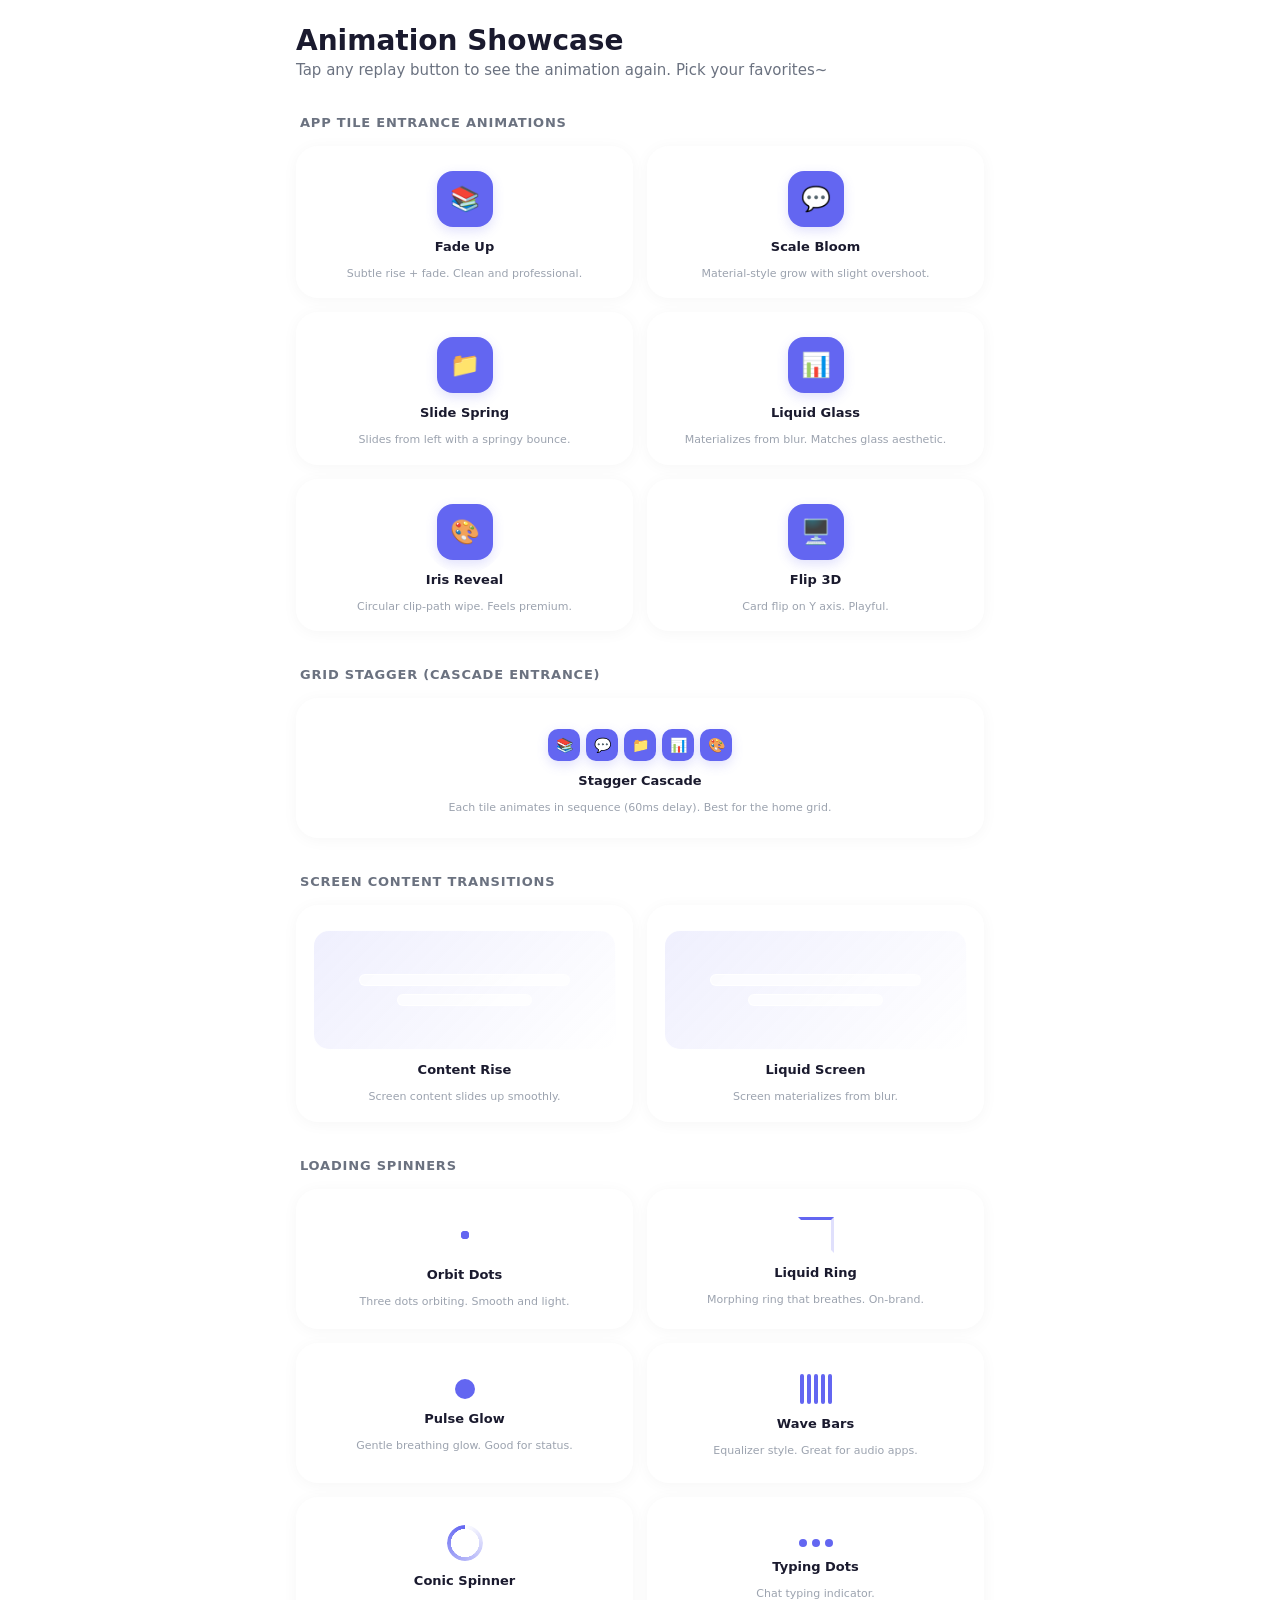
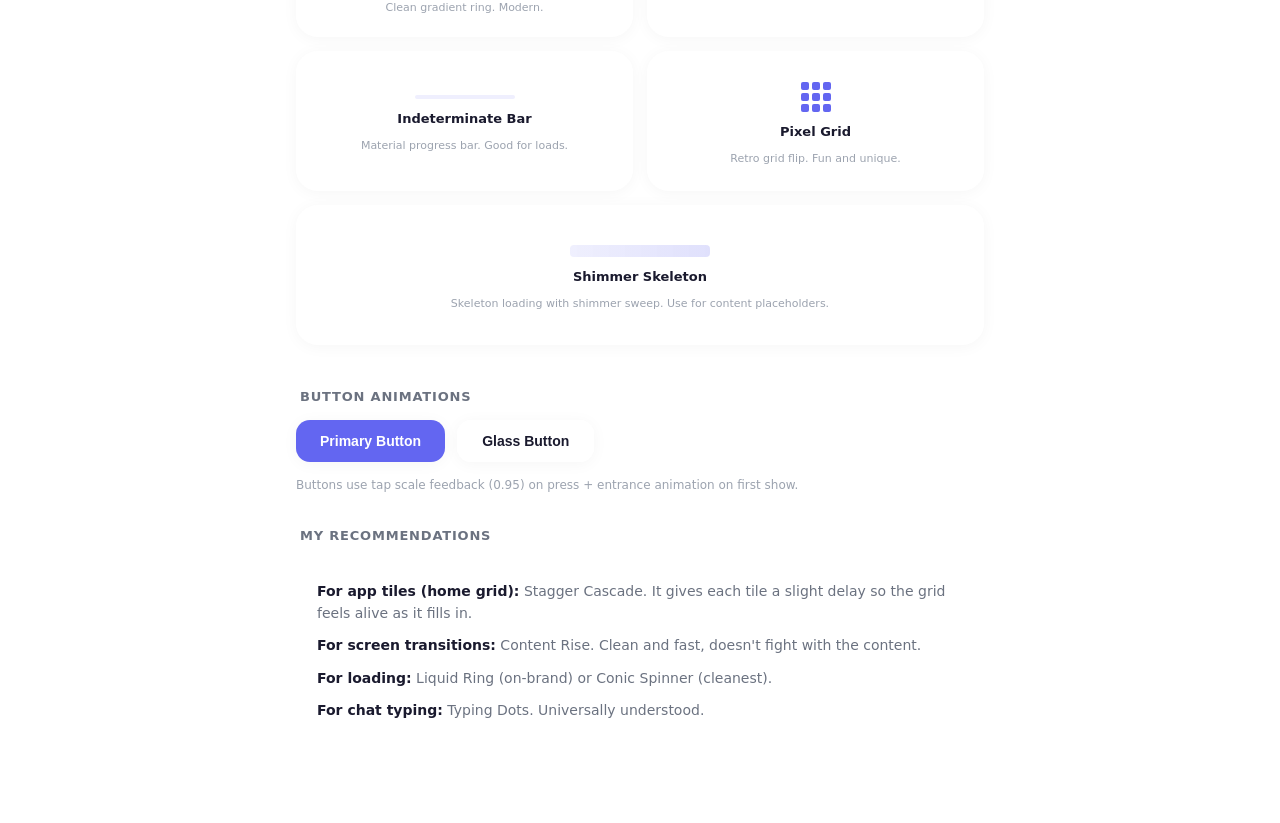
<file: static/animation-showcase.html>
<!DOCTYPE html>
<html lang="en">
<head>
<meta charset="UTF-8">
<meta name="viewport" content="width=device-width, initial-scale=1.0, viewport-fit=cover">
<title>recl/\mr, Animation Showcase</title>
<style>
/* ═══ LIQUID GLASS DESIGN SYSTEM ═══ */
:root {
  --bg: #ffffff;
  --bg-gradient: linear-gradient(180deg, #ffffff 0%, #f0f2f5 100%);
  --glass: rgba(255, 255, 255, 0.7);
  --glass-hover: rgba(255, 255, 255, 0.85);
  --glass-border: rgba(255, 255, 255, 0.95);
  --glass-shadow: 0 2px 16px rgba(0, 0, 0, 0.04), 0 0 1px rgba(0, 0, 0, 0.03);
  --glass-shadow-lg: 0 8px 40px rgba(0, 0, 0, 0.06), 0 0 1px rgba(0, 0, 0, 0.04);
  --glass-inset: inset 0 1px 0 rgba(255, 255, 255, 1);
  --card: rgba(255, 255, 255, 0.65);
  --accent: #6366f1;
  --accent-soft: rgba(99, 102, 241, 0.1);
  --accent-glow: rgba(99, 102, 241, 0.2);
  --accent-text: #4f46e5;
  --text: #1a1a2e;
  --text-dim: #6b7280;
  --text-faint: #9ca3af;
  --radius: 22px;
  --blur: 24px;
}
@media (prefers-color-scheme: dark) {
  :root:not([data-theme="light"]) {
    --bg: #0a0a0f;
    --bg-gradient: linear-gradient(180deg, #0a0a0f 0%, #12121a 100%);
    --glass: rgba(30, 30, 42, 0.55);
    --glass-hover: rgba(40, 40, 55, 0.7);
    --glass-border: rgba(255, 255, 255, 0.12);
    --glass-shadow: 0 2px 16px rgba(0, 0, 0, 0.3), 0 0 1px rgba(0, 0, 0, 0.2);
    --glass-shadow-lg: 0 8px 40px rgba(0, 0, 0, 0.4), 0 0 1px rgba(0, 0, 0, 0.3);
    --glass-inset: inset 0 1px 0 rgba(255, 255, 255, 0.08);
    --card: rgba(30, 30, 42, 0.5);
    --accent: #818cf8;
    --accent-soft: rgba(129, 140, 248, 0.15);
    --accent-glow: rgba(129, 140, 248, 0.3);
    --accent-text: #a5b4fc;
    --text: #e5e7eb;
    --text-dim: #9ca3af;
  }
}
* { margin:0; padding:0; box-sizing:border-box; -webkit-tap-highlight-color:transparent; }
body {
  font-family: -apple-system, BlinkMacSystemFont, system-ui, sans-serif;
  background: var(--bg);
  color: var(--text);
  min-height: 100vh;
  padding: 24px 16px 80px;
  max-width: 720px;
  margin: 0 auto;
}
h1 { font-size: 28px; font-weight: 700; margin-bottom: 4px; }
.subtitle { color: var(--text-dim); font-size: 15px; margin-bottom: 32px; }
.section-title {
  font-size: 13px; font-weight: 600; text-transform: uppercase;
  letter-spacing: 0.8px; color: var(--text-dim);
  margin: 36px 0 16px; padding-left: 4px;
}

/* ─── Card grid ─────────────────────────────────────────── */
.demos {
  display: grid;
  grid-template-columns: repeat(2, 1fr);
  gap: 14px;
}
.demo-card {
  background: var(--card);
  backdrop-filter: blur(var(--blur));
  -webkit-backdrop-filter: blur(var(--blur));
  border: 1px solid var(--glass-border);
  border-radius: var(--radius);
  padding: 24px 16px 16px;
  box-shadow: var(--glass-shadow), var(--glass-inset);
  text-align: center;
  position: relative;
  overflow: hidden;
  min-height: 140px;
  display: flex;
  flex-direction: column;
  align-items: center;
  justify-content: center;
  gap: 12px;
}
.demo-card h3 { font-size: 13px; font-weight: 600; }
.demo-card .desc { font-size: 11px; color: var(--text-faint); line-height: 1.4; }

/* ─── App tile mockup ───────────────────────────────────── */
.app-tile {
  width: 56px; height: 56px;
  border-radius: 16px;
  background: var(--accent);
  display: flex;
  align-items: center;
  justify-content: center;
  color: white;
  font-size: 24px;
  box-shadow: 0 4px 12px var(--accent-glow);
}
.replay-btn {
  position: absolute;
  top: 8px; right: 8px;
  width: 28px; height: 28px;
  border-radius: 50%;
  border: 1px solid var(--glass-border);
  background: var(--glass);
  color: var(--text-dim);
  font-size: 14px;
  cursor: pointer;
  display: flex;
  align-items: center;
  justify-content: center;
  opacity: 0;
  transition: opacity 0.2s;
}
.demo-card:hover .replay-btn { opacity: 1; }

/* ═══════════════════════════════════════════════════════════════
   1. FADE UP . Subtle, professional
   ═══════════════════════════════════════════════════════════════ */
@keyframes fade-up {
  from { opacity: 0; transform: translateY(16px); }
  to   { opacity: 1; transform: translateY(0); }
}
.anim-fade-up { animation: fade-up 0.4s cubic-bezier(0.22, 1, 0.36, 1) both; }

/* ═══════════════════════════════════════════════════════════════
   2. SCALE BLOOM . Material-style grow
   ═══════════════════════════════════════════════════════════════ */
@keyframes scale-bloom {
  0%   { opacity: 0; transform: scale(0.7); }
  60%  { opacity: 1; transform: scale(1.06); }
  100% { opacity: 1; transform: scale(1); }
}
.anim-scale-bloom { animation: scale-bloom 0.45s cubic-bezier(0.34, 1.56, 0.64, 1) both; }

/* ═══════════════════════════════════════════════════════════════
   3. SLIDE SPRING . Slides in from left with spring bounce
   ═══════════════════════════════════════════════════════════════ */
@keyframes slide-spring {
  0%   { opacity: 0; transform: translateX(-40px) scale(0.9); }
  60%  { opacity: 1; transform: translateX(4px) scale(1); }
  100% { opacity: 1; transform: translateX(0) scale(1); }
}
.anim-slide-spring { animation: slide-spring 0.5s cubic-bezier(0.34, 1.56, 0.64, 1) both; }

/* ═══════════════════════════════════════════════════════════════
   4. LIQUID GLASS . Blur + scale like glass materializing
   ═══════════════════════════════════════════════════════════════ */
@keyframes liquid-glass {
  0%   { opacity: 0; transform: scale(0.85); filter: blur(8px); }
  50%  { opacity: 0.8; filter: blur(3px); }
  100% { opacity: 1; transform: scale(1); filter: blur(0); }
}
.anim-liquid-glass { animation: liquid-glass 0.5s ease-out both; }

/* ═══════════════════════════════════════════════════════════════
   5. STAGGER TILES . Cascade entrance for grids
   ═══════════════════════════════════════════════════════════════ */
@keyframes stagger-in {
  from { opacity: 0; transform: translateY(20px) scale(0.92); }
  to   { opacity: 1; transform: translateY(0) scale(1); }
}
.stagger-group { display: flex; gap: 6px; }
.stagger-group .app-tile {
  width: 32px; height: 32px; border-radius: 10px; font-size: 14px;
  animation: stagger-in 0.4s cubic-bezier(0.22, 1, 0.36, 1) both;
}
.stagger-group .app-tile:nth-child(1) { animation-delay: 0ms; }
.stagger-group .app-tile:nth-child(2) { animation-delay: 60ms; }
.stagger-group .app-tile:nth-child(3) { animation-delay: 120ms; }
.stagger-group .app-tile:nth-child(4) { animation-delay: 180ms; }
.stagger-group .app-tile:nth-child(5) { animation-delay: 240ms; }

/* ═══════════════════════════════════════════════════════════════
   6. IRIS REVEAL . Circular clip reveal
   ═══════════════════════════════════════════════════════════════ */
@keyframes iris-reveal {
  from { opacity: 0; clip-path: circle(0% at 50% 50%); transform: scale(0.8); }
  to   { opacity: 1; clip-path: circle(75% at 50% 50%); transform: scale(1); }
}
.anim-iris-reveal { animation: iris-reveal 0.5s cubic-bezier(0.22, 1, 0.36, 1) both; }

/* ═══════════════════════════════════════════════════════════════
   7. FLIP IN 3D . Card flip on Y axis
   ═══════════════════════════════════════════════════════════════ */
@keyframes flip-3d {
  from { opacity: 0; transform: perspective(400px) rotateY(80deg); }
  to   { opacity: 1; transform: perspective(400px) rotateY(0); }
}
.anim-flip-3d { animation: flip-3d 0.5s cubic-bezier(0.22, 1, 0.36, 1) both; }

/* ═══════════════════════════════════════════════════════════════
   8. CONTENT SLIDE UP . For screen content (not tiles)
   ═══════════════════════════════════════════════════════════════ */
@keyframes content-rise {
  from { opacity: 0; transform: translateY(30px); }
  to   { opacity: 1; transform: translateY(0); }
}
.anim-content-rise { animation: content-rise 0.35s cubic-bezier(0.22, 1, 0.36, 1) both; }

/* ═══════════════════════════════════════════════════════════════
   9. SHIMMER PLACEHOLDER . Skeleton loading shimmer
   ═══════════════════════════════════════════════════════════════ */
@keyframes shimmer {
  0%   { background-position: -200% 0; }
  100% { background-position: 200% 0; }
}
.shimmer-bar {
  width: 100px; height: 8px; border-radius: 4px;
  background: linear-gradient(90deg,
    var(--accent-soft) 0%,
    var(--accent-glow) 50%,
    var(--accent-soft) 100%);
  background-size: 200% 100%;
  animation: shimmer 1.5s infinite linear;
}

/* ═════ LOADING SPINNERS ═════ */

/* A. ORBIT DOTS  - three dots orbiting */
@keyframes orbit-dot {
  0%, 100% { transform: translate(0, 0); opacity: 0.4; }
  25% { transform: translate(8px, -8px); opacity: 1; }
  50% { transform: translate(0, -12px); opacity: 0.6; }
  75% { transform: translate(-8px, -8px); opacity: 0.8; }
}
.spinner-orbit { position: relative; width: 40px; height: 40px; }
.spinner-orbit span {
  position: absolute; width: 8px; height: 8px; border-radius: 50%; background: var(--accent);
  top: 16px; left: 16px;
  animation: orbit-dot 1.2s infinite ease-in-out;
}
.spinner-orbit span:nth-child(2) { animation-delay: -0.4s; }
.spinner-orbit span:nth-child(3) { animation-delay: -0.8s; }

/* B. LIQUID RING  - gradient ring that morphs */
@keyframes liquid-ring {
  0%   { transform: rotate(0deg); border-radius: 50%; }
  50%  { transform: rotate(180deg); border-radius: 40%; }
  100% { transform: rotate(360deg); border-radius: 50%; }
}
.spinner-liquid-ring {
  width: 36px; height: 36px;
  border: 3px solid transparent;
  border-top-color: var(--accent);
  border-right-color: var(--accent-glow);
  animation: liquid-ring 1s infinite linear;
}

/* C. PULSE GLOW  - gentle breathing glow */
@keyframes pulse-glow {
  0%, 100% { transform: scale(1); opacity: 0.6; box-shadow: 0 0 0 0 var(--accent-glow); }
  50% { transform: scale(1.15); opacity: 1; box-shadow: 0 0 0 8px transparent; }
}
.spinner-pulse {
  width: 20px; height: 20px; border-radius: 50%; background: var(--accent);
  animation: pulse-glow 1.4s infinite ease-in-out;
}

/* D. WAVE BARS  - audio-equalizer style bars */
@keyframes wave-bar {
  0%, 100% { transform: scaleY(0.3); }
  50% { transform: scaleY(1); }
}
.spinner-wave { display: flex; gap: 3px; align-items: center; height: 30px; }
.spinner-wave span {
  width: 4px; height: 100%; border-radius: 2px; background: var(--accent);
  transform-origin: center;
  animation: wave-bar 0.8s infinite ease-in-out;
}
.spinner-wave span:nth-child(2) { animation-delay: 0.1s; }
.spinner-wave span:nth-child(3) { animation-delay: 0.2s; }
.spinner-wave span:nth-child(4) { animation-delay: 0.3s; }
.spinner-wave span:nth-child(5) { animation-delay: 0.4s; }

/* E. GRADIENT SPINNER  - conic gradient spinner */
@keyframes spin { to { transform: rotate(360deg); } }
.spinner-conic {
  width: 36px; height: 36px; border-radius: 50%;
  background: conic-gradient(from 0deg, transparent 0%, var(--accent) 100%);
  -webkit-mask: radial-gradient(circle, transparent 55%, black 56%);
  mask: radial-gradient(circle, transparent 55%, black 56%);
  animation: spin 0.9s infinite linear;
}

/* F. TYPING DOTS  - chat typing indicator */
@keyframes typing-bounce {
  0%, 60%, 100% { transform: translateY(0); opacity: 0.4; }
  30% { transform: translateY(-8px); opacity: 1; }
}
.spinner-typing { display: flex; gap: 5px; }
.spinner-typing span {
  width: 8px; height: 8px; border-radius: 50%; background: var(--accent);
  animation: typing-bounce 1.2s infinite ease-in-out;
}
.spinner-typing span:nth-child(2) { animation-delay: 0.15s; }
.spinner-typing span:nth-child(3) { animation-delay: 0.3s; }

/* G. INDETERMINATE BAR  - material-style progress bar */
@keyframes indeterminate {
  0%   { left: -40%; width: 40%; }
  50%  { left: 30%; width: 50%; }
  100% { left: 100%; width: 40%; }
}
.spinner-bar-track {
  width: 100px; height: 4px; border-radius: 2px;
  background: var(--accent-soft); overflow: hidden; position: relative;
}
.spinner-bar-track::after {
  content: ''; position: absolute; top: 0; bottom: 0;
  background: var(--accent); border-radius: 2px;
  animation: indeterminate 1.4s infinite ease-in-out;
}

/* H. PIXEL FLIP  - tiny grid of pixels flipping colors */
@keyframes pixel-flip {
  0%, 100% { opacity: 0.2; }
  50% { opacity: 1; }
}
.spinner-pixel { display: grid; grid-template-columns: repeat(3, 1fr); gap: 3px; width: 30px; }
.spinner-pixel span {
  width: 8px; height: 8px; border-radius: 2px; background: var(--accent);
  animation: pixel-flip 0.9s infinite ease-in-out;
}
.spinner-pixel span:nth-child(1) { animation-delay: 0s; }
.spinner-pixel span:nth-child(2) { animation-delay: 0.1s; }
.spinner-pixel span:nth-child(3) { animation-delay: 0.2s; }
.spinner-pixel span:nth-child(4) { animation-delay: 0.3s; }
.spinner-pixel span:nth-child(5) { animation-delay: 0.4s; }
.spinner-pixel span:nth-child(6) { animation-delay: 0.5s; }
.spinner-pixel span:nth-child(7) { animation-delay: 0.6s; }
.spinner-pixel span:nth-child(8) { animation-delay: 0.7s; }
.spinner-pixel span:nth-child(9) { animation-delay: 0.8s; }

/* ─── Button animations ─────────────────────────────────── */
.section-title.mt { margin-top: 44px; }
.btn-row { display: flex; gap: 12px; flex-wrap: wrap; }
.glass-btn {
  background: var(--glass);
  backdrop-filter: blur(var(--blur));
  border: 1px solid var(--glass-border);
  border-radius: 14px;
  padding: 12px 24px;
  color: var(--text);
  font-size: 14px; font-weight: 600;
  cursor: pointer;
  box-shadow: var(--glass-shadow);
  transition: transform 0.15s, background 0.2s;
}
.glass-btn:active { transform: scale(0.95); }
.glass-btn:hover { background: var(--glass-hover); }
.glass-btn.primary { background: var(--accent); color: white; border: none; }

@keyframes btn-pop {
  0% { transform: scale(0.8); opacity: 0; }
  60% { transform: scale(1.05); }
  100% { transform: scale(1); opacity: 1; }
}
.anim-btn-pop { animation: btn-pop 0.3s cubic-bezier(0.34, 1.56, 0.64, 1) both; }

@keyframes btn-shine {
  from { opacity: 0; transform: translateY(8px); }
  to { opacity: 1; transform: translateY(0); }
}
.anim-btn-shine { animation: btn-shine 0.3s ease-out both; }

/* full-width card */
.full { grid-column: 1 / -1; }

/* ─── Screen transition preview ─────────────────────────── */
.screen-preview {
  position: relative;
  height: 120px;
  border-radius: 16px;
  overflow: hidden;
  background: linear-gradient(135deg, var(--accent-soft), transparent);
  border: 1px solid var(--glass-border);
}
.screen-preview .mock-screen {
  position: absolute; inset: 0;
  display: flex; align-items: center; justify-content: center;
  gap: 8px; flex-direction: column;
}
.screen-preview .mock-line {
  width: 70%; height: 12px; border-radius: 6px;
  background: var(--glass);
  border: 1px solid var(--glass-border);
}
.screen-preview .mock-line.short { width: 45%; }
</style>
</head>
<body>

<h1>Animation Showcase</h1>
<p class="subtitle">Tap any replay button to see the animation again. Pick your favorites~</p>

<div class="section-title">App Tile Entrance Animations</div>
<div class="demos">

  <!-- 1. Fade Up -->
  <div class="demo-card">
    <button class="replay-btn" onclick="replay(this,'fade-up')">↻</button>
    <div class="app-tile anim-fade-up" data-anim="fade-up">📚</div>
    <h3>Fade Up</h3>
    <div class="desc">Subtle rise + fade. Clean and professional.</div>
  </div>

  <!-- 2. Scale Bloom -->
  <div class="demo-card">
    <button class="replay-btn" onclick="replay(this,'scale-bloom')">↻</button>
    <div class="app-tile anim-scale-bloom" data-anim="scale-bloom">💬</div>
    <h3>Scale Bloom</h3>
    <div class="desc">Material-style grow with slight overshoot.</div>
  </div>

  <!-- 3. Slide Spring -->
  <div class="demo-card">
    <button class="replay-btn" onclick="replay(this,'slide-spring')">↻</button>
    <div class="app-tile anim-slide-spring" data-anim="slide-spring">📁</div>
    <h3>Slide Spring</h3>
    <div class="desc">Slides from left with a springy bounce.</div>
  </div>

  <!-- 4. Liquid Glass -->
  <div class="demo-card">
    <button class="replay-btn" onclick="replay(this,'liquid-glass')">↻</button>
    <div class="app-tile anim-liquid-glass" data-anim="liquid-glass">📊</div>
    <h3>Liquid Glass</h3>
    <div class="desc">Materializes from blur. Matches glass aesthetic.</div>
  </div>

  <!-- 5. Iris Reveal -->
  <div class="demo-card">
    <button class="replay-btn" onclick="replay(this,'iris-reveal')">↻</button>
    <div class="app-tile anim-iris-reveal" data-anim="iris-reveal">🎨</div>
    <h3>Iris Reveal</h3>
    <div class="desc">Circular clip-path wipe. Feels premium.</div>
  </div>

  <!-- 6. Flip 3D -->
  <div class="demo-card">
    <button class="replay-btn" onclick="replay(this,'flip-3d')">↻</button>
    <div class="app-tile anim-flip-3d" data-anim="flip-3d">🖥️</div>
    <h3>Flip 3D</h3>
    <div class="desc">Card flip on Y axis. Playful.</div>
  </div>
</div>

<div class="section-title">Grid Stagger (cascade entrance)</div>
<div class="demos">
  <div class="demo-card full">
    <button class="replay-btn" onclick="replayStagger(this)">↻</button>
    <div class="stagger-group" id="stagger-demo">
      <div class="app-tile">📚</div>
      <div class="app-tile">💬</div>
      <div class="app-tile">📁</div>
      <div class="app-tile">📊</div>
      <div class="app-tile">🎨</div>
    </div>
    <h3>Stagger Cascade</h3>
    <div class="desc">Each tile animates in sequence (60ms delay). Best for the home grid.</div>
  </div>
</div>

<div class="section-title">Screen Content Transitions</div>
<div class="demos">
  <div class="demo-card">
    <button class="replay-btn" onclick="replayScreen(this,'content-rise')">↻</button>
    <div class="screen-preview" style="width:100%">
      <div class="mock-screen anim-content-rise" data-anim="content-rise">
        <div class="mock-line"></div>
        <div class="mock-line short"></div>
      </div>
    </div>
    <h3>Content Rise</h3>
    <div class="desc">Screen content slides up smoothly.</div>
  </div>
  <div class="demo-card">
    <button class="replay-btn" onclick="replayScreen(this,'liquid-glass')">↻</button>
    <div class="screen-preview" style="width:100%">
      <div class="mock-screen anim-liquid-glass" data-anim="liquid-glass">
        <div class="mock-line"></div>
        <div class="mock-line short"></div>
      </div>
    </div>
    <h3>Liquid Screen</h3>
    <div class="desc">Screen materializes from blur.</div>
  </div>
</div>

<div class="section-title">Loading Spinners</div>
<div class="demos">

  <div class="demo-card">
    <div class="spinner-orbit"><span></span><span></span><span></span></div>
    <h3>Orbit Dots</h3>
    <div class="desc">Three dots orbiting. Smooth and light.</div>
  </div>

  <div class="demo-card">
    <div class="spinner-liquid-ring"></div>
    <h3>Liquid Ring</h3>
    <div class="desc">Morphing ring that breathes. On-brand.</div>
  </div>

  <div class="demo-card">
    <div class="spinner-pulse"></div>
    <h3>Pulse Glow</h3>
    <div class="desc">Gentle breathing glow. Good for status.</div>
  </div>

  <div class="demo-card">
    <div class="spinner-wave"><span></span><span></span><span></span><span></span><span></span></div>
    <h3>Wave Bars</h3>
    <div class="desc">Equalizer style. Great for audio apps.</div>
  </div>

  <div class="demo-card">
    <div class="spinner-conic"></div>
    <h3>Conic Spinner</h3>
    <div class="desc">Clean gradient ring. Modern.</div>
  </div>

  <div class="demo-card">
    <div class="spinner-typing"><span></span><span></span><span></span></div>
    <h3>Typing Dots</h3>
    <div class="desc">Chat typing indicator.</div>
  </div>

  <div class="demo-card">
    <div class="spinner-bar-track"></div>
    <h3>Indeterminate Bar</h3>
    <div class="desc">Material progress bar. Good for loads.</div>
  </div>

  <div class="demo-card">
    <div class="spinner-pixel">
      <span></span><span></span><span></span>
      <span></span><span></span><span></span>
      <span></span><span></span><span></span>
    </div>
    <h3>Pixel Grid</h3>
    <div class="desc">Retro grid flip. Fun and unique.</div>
  </div>

  <div class="demo-card full">
    <div class="shimmer-bar" style="width:140px;height:12px"></div>
    <h3>Shimmer Skeleton</h3>
    <div class="desc">Skeleton loading with shimmer sweep. Use for content placeholders.</div>
  </div>
</div>

<div class="section-title mt">Button Animations</div>
<div class="btn-row" style="margin-bottom:16px">
  <button class="glass-btn primary anim-btn-pop" data-anim="btn-pop" onclick="replayBtn(this)">Primary Button</button>
  <button class="glass-btn anim-btn-shine" data-anim="btn-shine" onclick="replayBtn(this)">Glass Button</button>
</div>
<p class="desc" style="font-size:12px;color:var(--text-faint)">Buttons use tap scale feedback (0.95) on press + entrance animation on first show.</p>

<div class="section-title">My Recommendations</div>
<div style="background:var(--card);backdrop-filter:blur(var(--blur));border:1px solid var(--glass-border);border-radius:var(--radius);padding:20px;font-size:14px;line-height:1.6;color:var(--text-dim)">
  <p style="margin-bottom:10px"><strong style="color:var(--text)">For app tiles (home grid):</strong> Stagger Cascade. It gives each tile a slight delay so the grid feels alive as it fills in.</p>
  <p style="margin-bottom:10px"><strong style="color:var(--text)">For screen transitions:</strong> Content Rise. Clean and fast, doesn't fight with the content.</p>
  <p style="margin-bottom:10px"><strong style="color:var(--text)">For loading:</strong> Liquid Ring (on-brand) or Conic Spinner (cleanest).</p>
  <p><strong style="color:var(--text)">For chat typing:</strong> Typing Dots. Universally understood.</p>
</div>

<script>
function replay(btn, animClass) {
  const tile = btn.parentElement.querySelector('.app-tile');
  tile.style.animation = 'none';
  void tile.offsetWidth; // reflow
  tile.style.animation = '';
  tile.className = 'app-tile anim-' + animClass;
}
function replayStagger(btn) {
  const group = document.getElementById('stagger-demo');
  group.querySelectorAll('.app-tile').forEach((t, i) => {
    t.style.animation = 'none';
    void t.offsetWidth;
    t.style.animation = '';
    t.style.animationDelay = (i * 60) + 'ms';
  });
}
function replayScreen(btn, animClass) {
  const screen = btn.parentElement.querySelector('.mock-screen');
  screen.style.animation = 'none';
  void screen.offsetWidth;
  screen.style.animation = '';
  screen.className = 'mock-screen anim-' + animClass;
}
function replayBtn(btn) {
  const anim = btn.dataset.anim;
  btn.style.animation = 'none';
  void btn.offsetWidth;
  btn.style.animation = '';
  btn.className = btn.className.replace(/anim-\S+/, '') + ' anim-' + anim;
}
</script>
</body>
</html>
</file>
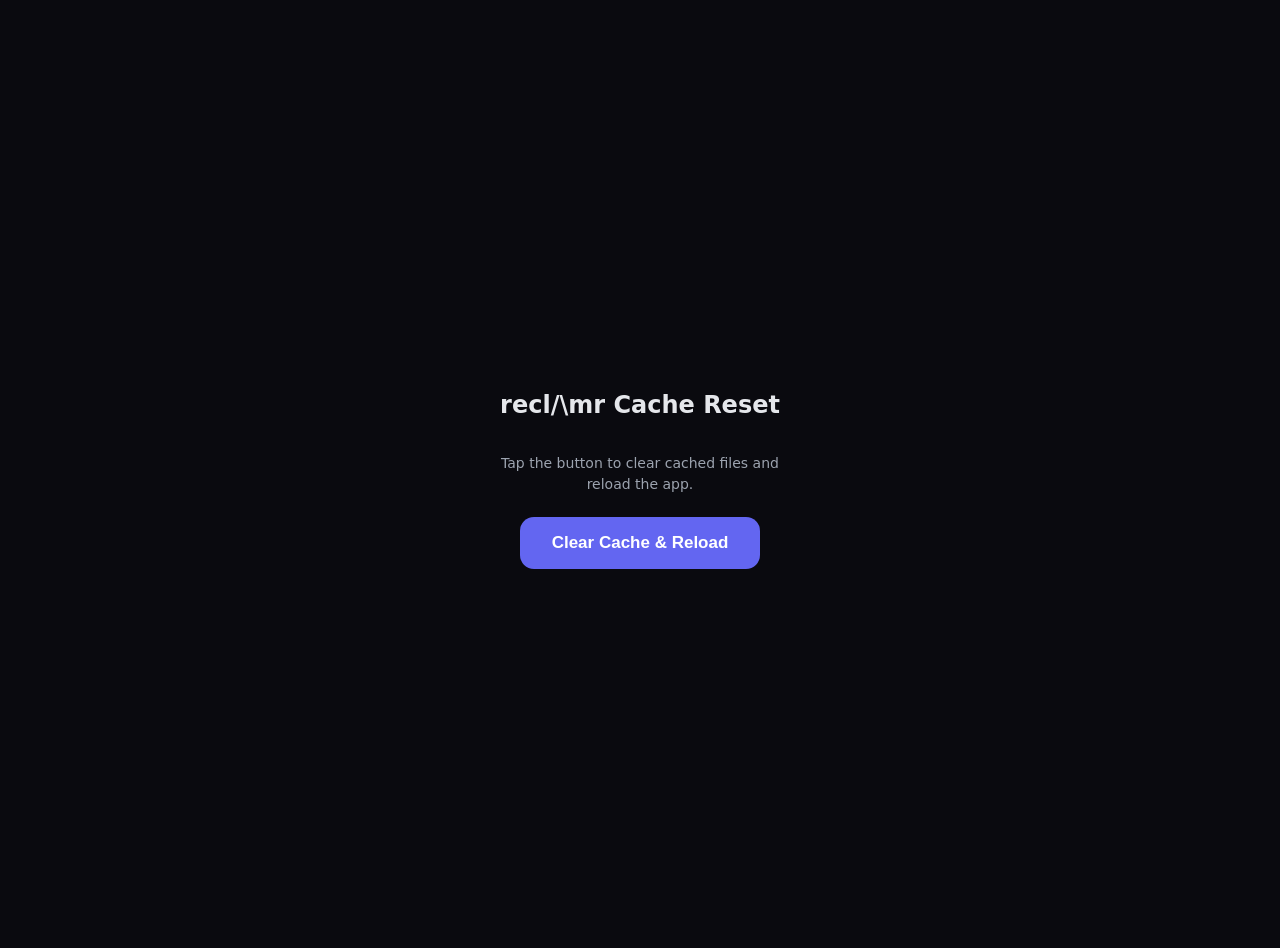
<file: static/reset.html>
<!DOCTYPE html>
<html>
<head>
<meta charset="UTF-8">
<meta name="viewport" content="width=device-width, initial-scale=1.0">
<title>recl/\mr Reset</title>
<style>
body {
  font-family: -apple-system, system-ui, sans-serif;
  background: #0a0a0f;
  color: #e5e7eb;
  display: flex;
  flex-direction: column;
  align-items: center;
  justify-content: center;
  min-height: 100vh;
  margin: 0;
  padding: 24px;
  text-align: center;
}
button {
  background: #6366f1;
  color: white;
  border: none;
  border-radius: 14px;
  padding: 16px 32px;
  font-size: 17px;
  font-weight: 600;
  cursor: pointer;
  margin: 8px;
}
button:active { transform: scale(0.96); }
p { color: #9ca3af; font-size: 14px; max-width: 300px; line-height: 1.5; }
</style>
</head>
<body>
<h2>recl/\mr Cache Reset</h2>
<p id="status">Tap the button to clear cached files and reload the app.</p>
<button onclick="reset()">Clear Cache & Reload</button>
<script>
async function reset() {
  document.getElementById('status').textContent = 'Clearing...';
  try {
    if ('serviceWorker' in navigator) {
      const regs = await navigator.serviceWorker.getRegistrations();
      for (const reg of regs) await reg.unregister();
    }
    if ('caches' in window) {
      const keys = await caches.keys();
      for (const k of keys) await caches.delete(k);
    }
    document.getElementById('status').textContent = 'Done! Redirecting...';
    setTimeout(() => location.href = '/', 800);
  } catch (e) {
    document.getElementById('status').textContent = 'Error: ' + e.message;
  }
}
</script>
</body>
</html>
</file>
